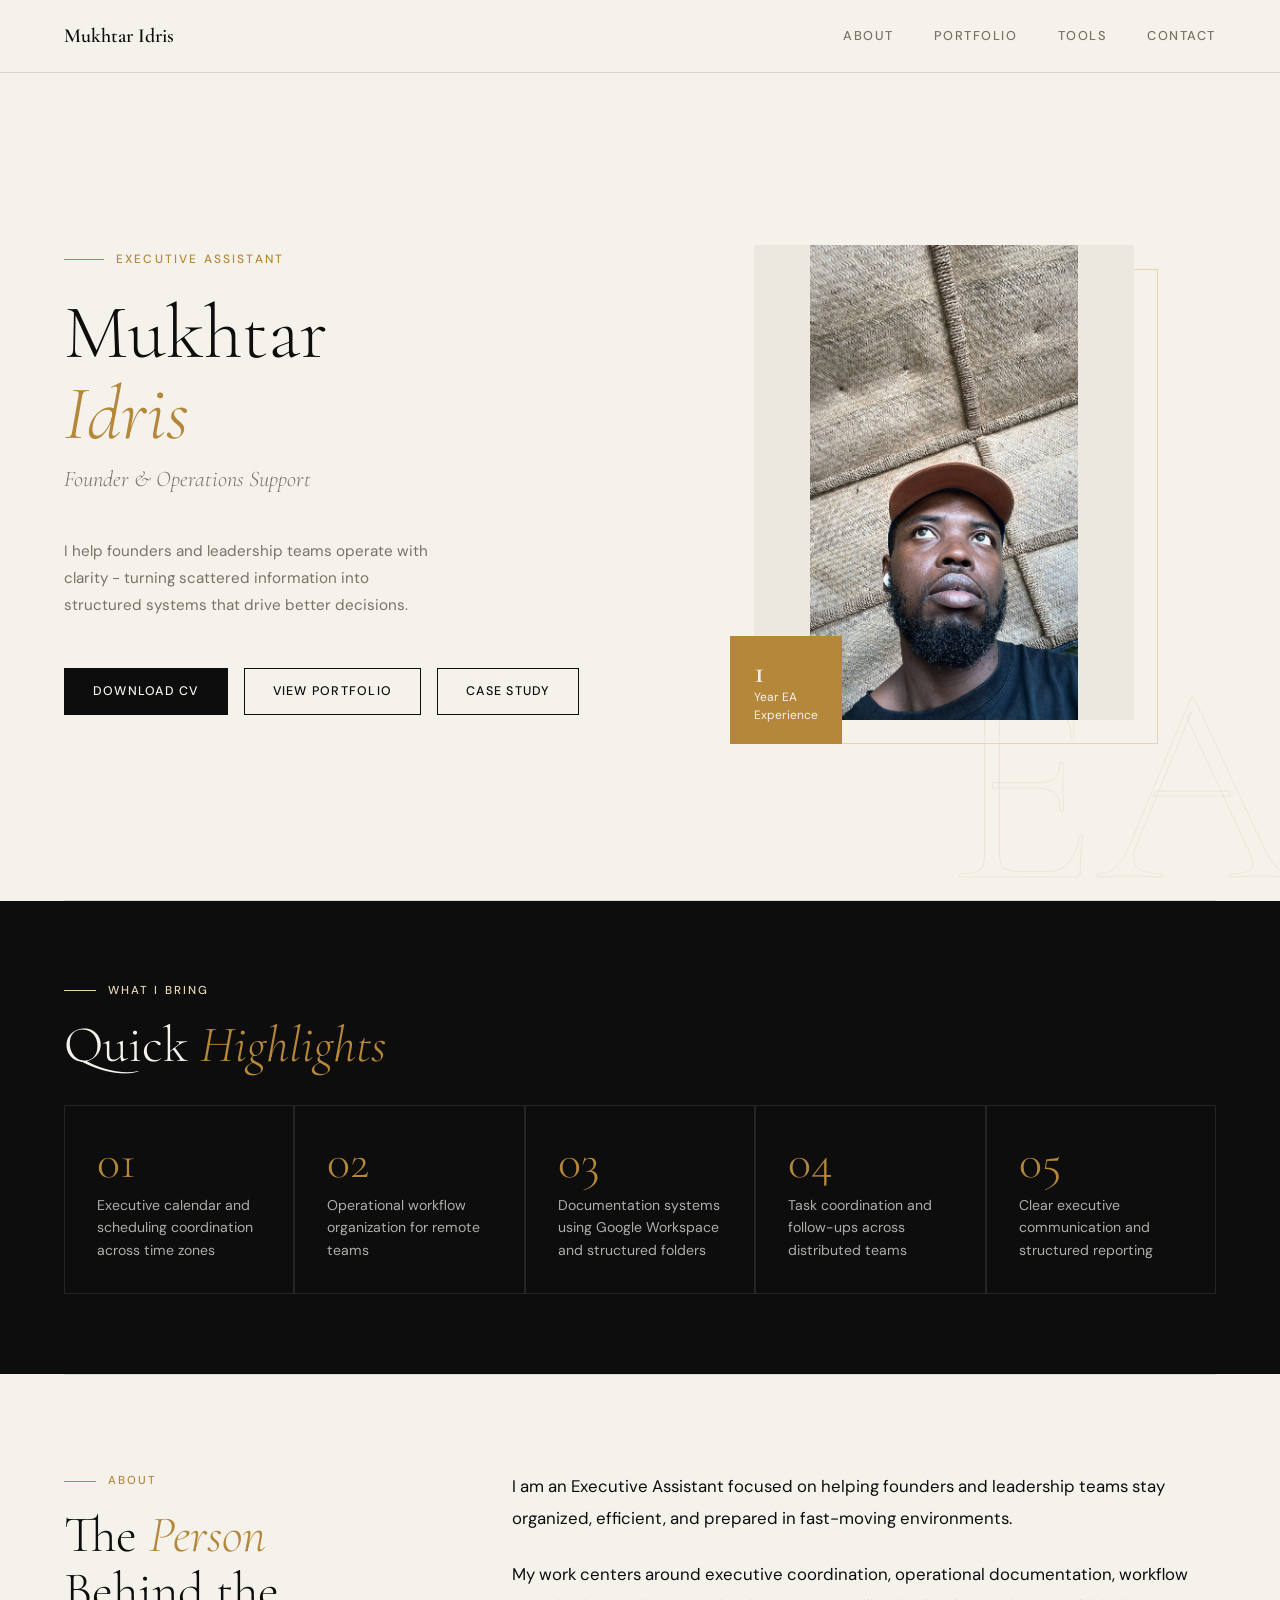
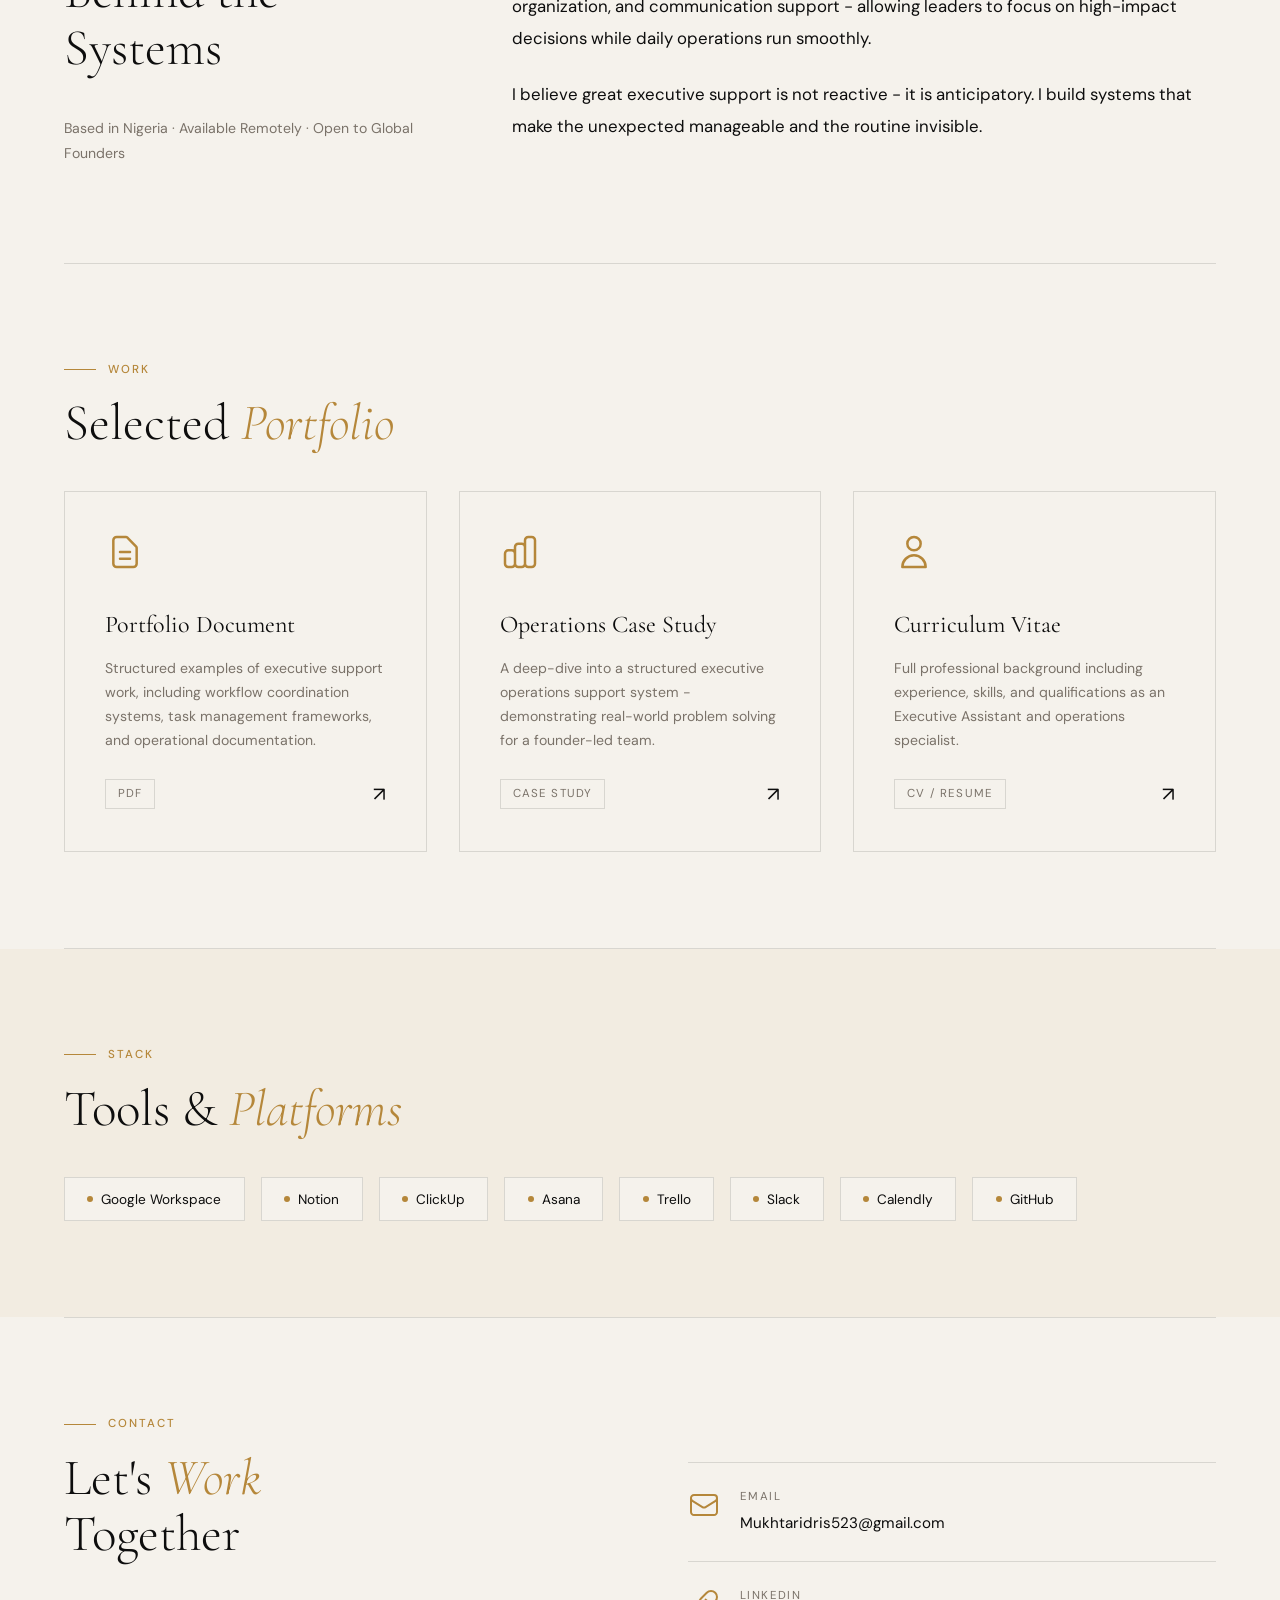
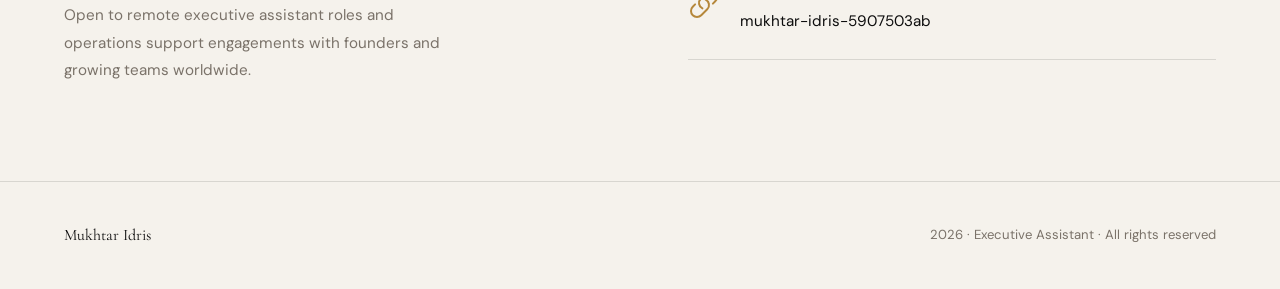
<file: index.html>
<!DOCTYPE html>
<html lang="en">
<head>
  <meta charset="UTF-8">
  <meta name="viewport" content="width=device-width, initial-scale=1.0">
  <meta name="description" content="Executive Assistant and Operations Support specialist helping founders manage scheduling, documentation, and workflow systems.">
  <meta name="keywords" content="Executive Assistant, Remote Executive Assistant, Operations Support, Founder Support, Administrative Support">
  <meta name="author" content="Mukhtar Idris">
  <meta property="og:title" content="Mukhtar Idris | Executive Assistant">
  <meta property="og:description" content="Executive Assistant specializing in founder support, workflow organization, and executive coordination.">
  <meta property="og:type" content="website">
  <meta property="og:url" content="https://mukhtaridris523-ea.github.io/">
  <meta name="google-site-verification" content="00k2jMj-yxh9ID2egwVnFfCBpZvAuinYpNt0Fm5e588" />
  <title>Mukhtar Idris | Executive Assistant</title>
  <link rel="preconnect" href="https://fonts.googleapis.com">
  <link rel="preconnect" href="https://fonts.gstatic.com" crossorigin>
  <link href="https://fonts.googleapis.com/css2?family=Cormorant+Garamond:ital,wght@0,300;0,400;0,600;1,300;1,400&family=DM+Sans:wght@300;400;500&display=swap" rel="stylesheet">
  <style>
    *, *::before, *::after { box-sizing: border-box; margin: 0; padding: 0; }
    :root {
      --ink: #0d0d0d; --paper: #f5f2ec; --accent: #b5873a;
      --accent-light: #e8d5b0; --muted: #7a7269;
      --line: rgba(13,13,13,0.12);
      --display: 'Cormorant Garamond', Georgia, serif;
      --body: 'DM Sans', sans-serif;
    }
    html { scroll-behavior: smooth; }
    body { background: var(--paper); color: var(--ink); font-family: var(--body); font-size: 16px; line-height: 1.7; overflow-x: hidden; }
    nav { position: fixed; top: 0; left: 0; right: 0; z-index: 100; display: flex; align-items: center; justify-content: space-between; padding: 1.2rem 4rem; background: rgba(245,242,236,0.92); backdrop-filter: blur(12px); border-bottom: 1px solid var(--line); }
    .nav-logo { font-family: var(--display); font-size: 1.25rem; font-weight: 600; color: var(--ink); text-decoration: none; }
    .nav-links { display: flex; gap: 2.5rem; }
    .nav-links a { font-size: 0.8rem; font-weight: 500; letter-spacing: 0.12em; text-transform: uppercase; color: var(--muted); text-decoration: none; transition: color 0.2s; position: relative; }
    .nav-links a::after { content: ''; position: absolute; bottom: -2px; left: 0; width: 0; height: 1px; background: var(--accent); transition: width 0.3s; }
    .nav-links a:hover { color: var(--ink); }
    .nav-links a:hover::after { width: 100%; }
    .nav-toggle { display: none; flex-direction: column; gap: 5px; cursor: pointer; background: none; border: none; padding: 4px; }
    .nav-toggle span { display: block; width: 24px; height: 1.5px; background: var(--ink); transition: all 0.3s; }
    .hero { min-height: 100vh; display: grid; grid-template-columns: 1fr 1fr; align-items: center; padding: 8rem 4rem 4rem; gap: 4rem; position: relative; }
    .hero::after { content: 'EA'; position: absolute; right: -0.05em; bottom: -0.1em; font-family: var(--display); font-size: clamp(12rem, 22vw, 22rem); font-weight: 300; color: transparent; -webkit-text-stroke: 1px rgba(181,135,58,0.12); pointer-events: none; line-height: 1; z-index: 0; }
    .hero-text { position: relative; z-index: 1; }
    .hero-eyebrow { font-size: 0.75rem; font-weight: 500; letter-spacing: 0.18em; text-transform: uppercase; color: var(--accent); margin-bottom: 1.5rem; display: flex; align-items: center; gap: 0.75rem; }
    .hero-eyebrow::before { content: ''; display: block; width: 2.5rem; height: 1px; background: var(--accent); }
    .hero h1 { font-family: var(--display); font-size: clamp(3rem, 6vw, 5.5rem); font-weight: 300; line-height: 1.05; margin-bottom: 0.3rem; }
    .hero h1 em { font-style: italic; color: var(--accent); }
    .hero-sub { font-family: var(--display); font-size: clamp(1.1rem, 2vw, 1.4rem); font-weight: 300; color: var(--muted); font-style: italic; margin-bottom: 2.5rem; }
    .hero-desc { font-size: 0.95rem; color: var(--muted); max-width: 38ch; margin-bottom: 3rem; line-height: 1.8; }
    .hero-actions { display: flex; gap: 1rem; flex-wrap: wrap; }
    .btn { display: inline-flex; align-items: center; gap: 0.5rem; padding: 0.75rem 1.75rem; font-family: var(--body); font-size: 0.78rem; font-weight: 500; letter-spacing: 0.1em; text-transform: uppercase; text-decoration: none; border: 1px solid; transition: all 0.25s; }
    .btn-primary { background: var(--ink); color: var(--paper); border-color: var(--ink); }
    .btn-primary:hover { background: var(--accent); border-color: var(--accent); }
    .btn-outline { color: var(--ink); border-color: var(--ink); }
    .btn-outline:hover { background: var(--ink); color: var(--paper); }
    .hero-image-wrap { position: relative; z-index: 1; display: flex; justify-content: center; }
    .hero-image-frame { position: relative; width: min(380px, 90%); }
    .hero-image-frame::before { content: ''; position: absolute; top: 1.5rem; right: -1.5rem; width: 100%; height: 100%; border: 1px solid var(--accent-light); z-index: 0; }
    .hero-image-frame img { position: relative; z-index: 1; width: 100%; aspect-ratio: 4/5; object-fit: contain; object-position: center; display: block; filter: grayscale(15%); background: #ede8df; }
    .hero-badge { position: absolute; bottom: -1.5rem; left: -1.5rem; z-index: 2; background: var(--accent); color: var(--paper); padding: 1.25rem 1.5rem; font-size: 0.75rem; line-height: 1.5; }
    .hero-badge strong { display: block; font-family: var(--display); font-size: 2rem; font-weight: 600; line-height: 1; }
    .section-divider { height: 1px; background: var(--line); margin: 0 4rem; }
    section { padding: 6rem 4rem; }
    .section-label { font-size: 0.72rem; font-weight: 500; letter-spacing: 0.18em; text-transform: uppercase; color: var(--accent); margin-bottom: 1rem; display: flex; align-items: center; gap: 0.75rem; }
    .section-label::before { content: ''; display: block; width: 2rem; height: 1px; background: var(--accent); }
    .section-title { font-family: var(--display); font-size: clamp(2rem, 4vw, 3.2rem); font-weight: 300; line-height: 1.1; margin-bottom: 2.5rem; }
    .section-title em { font-style: italic; color: var(--accent); }
    .highlights-section { background: var(--ink); color: var(--paper); padding: 5rem 4rem; }
    .highlights-section .section-label { color: var(--accent-light); }
    .highlights-section .section-label::before { background: var(--accent-light); }
    .highlights-grid { display: grid; grid-template-columns: repeat(auto-fit, minmax(220px, 1fr)); gap: 0; margin-top: 1rem; }
    .highlight-item { padding: 2rem; border: 1px solid rgba(245,242,236,0.1); transition: background 0.25s; }
    .highlight-item:hover { background: rgba(181,135,58,0.1); }
    .highlight-num { font-family: var(--display); font-size: 3rem; font-weight: 300; color: var(--accent); line-height: 1; margin-bottom: 0.5rem; }
    .highlight-text { font-size: 0.88rem; color: rgba(245,242,236,0.7); line-height: 1.6; }
    .about-grid { display: grid; grid-template-columns: 1fr 2fr; gap: 6rem; align-items: start; }
    .about-aside { position: sticky; top: 7rem; }
    .about-aside p { font-size: 0.88rem; color: var(--muted); line-height: 1.8; }
    .about-body p { font-size: 1.05rem; line-height: 1.9; margin-bottom: 1.5rem; }
    .about-body p:last-child { margin-bottom: 0; }
    .portfolio-cards { display: grid; grid-template-columns: repeat(auto-fit, minmax(280px, 1fr)); gap: 2rem; margin-top: 1rem; }
    .portfolio-card { border: 1px solid var(--line); padding: 2.5rem; transition: all 0.3s; position: relative; overflow: hidden; text-decoration: none; color: inherit; display: block; background: var(--paper); }
    .portfolio-card::before { content: ''; position: absolute; inset: 0; background: var(--ink); transform: scaleY(0); transform-origin: bottom; transition: transform 0.35s cubic-bezier(0.4,0,0.2,1); z-index: 0; }
    .portfolio-card:hover::before { transform: scaleY(1); }
    .portfolio-card:hover .card-title, .portfolio-card:hover .card-desc { color: var(--paper); }
    .portfolio-card:hover .card-tag { color: var(--paper); border-color: rgba(245,242,236,0.3); }
    .portfolio-card:hover .card-arrow { color: var(--accent); }
    .card-inner { position: relative; z-index: 1; }
    .card-icon { width: 2.5rem; height: 2.5rem; margin-bottom: 1.5rem; color: var(--accent); transition: color 0.3s; }
    .portfolio-card:hover .card-icon { color: var(--accent-light); }
    .card-title { font-family: var(--display); font-size: 1.5rem; font-weight: 400; margin-bottom: 0.75rem; transition: color 0.3s; }
    .card-desc { font-size: 0.88rem; color: var(--muted); line-height: 1.7; margin-bottom: 1.5rem; transition: color 0.3s; }
    .card-footer { display: flex; align-items: center; justify-content: space-between; }
    .card-tag { font-size: 0.72rem; letter-spacing: 0.1em; text-transform: uppercase; color: var(--muted); border: 1px solid var(--line); padding: 0.25rem 0.75rem; transition: color 0.3s, border-color 0.3s; }
    .card-arrow { font-size: 1.25rem; color: var(--ink); transition: color 0.3s, transform 0.3s; }
    .portfolio-card:hover .card-arrow { transform: translate(4px, -4px); }
    .tools-section { background: rgba(181,135,58,0.06); }
    .tools-grid { display: flex; flex-wrap: wrap; gap: 1rem; }
    .tool-pill { padding: 0.6rem 1.4rem; border: 1px solid var(--line); font-size: 0.85rem; background: var(--paper); transition: all 0.2s; display: flex; align-items: center; gap: 0.5rem; }
    .tool-pill:hover { background: var(--ink); color: var(--paper); border-color: var(--ink); }
    .tool-dot { width: 6px; height: 6px; border-radius: 50%; background: var(--accent); flex-shrink: 0; }
    .contact-section { display: grid; grid-template-columns: 1fr 1fr; gap: 6rem; align-items: start; }
    .contact-left p { font-size: 0.95rem; color: var(--muted); line-height: 1.8; max-width: 38ch; }
    .contact-items { margin-top: 3rem; }
    .contact-item { display: flex; align-items: flex-start; gap: 1.25rem; padding: 1.5rem 0; border-bottom: 1px solid var(--line); text-decoration: none; color: inherit; transition: padding-left 0.2s; }
    .contact-item:first-child { border-top: 1px solid var(--line); }
    .contact-item:hover { padding-left: 0.5rem; }
    .contact-item-icon { width: 2rem; height: 2rem; color: var(--accent); flex-shrink: 0; margin-top: 2px; }
    .contact-item-label { font-size: 0.72rem; letter-spacing: 0.12em; text-transform: uppercase; color: var(--muted); margin-bottom: 0.25rem; }
    .contact-item-value { font-size: 0.95rem; }
    footer { padding: 2.5rem 4rem; border-top: 1px solid var(--line); display: flex; align-items: center; justify-content: space-between; }
    footer p { font-size: 0.82rem; color: var(--muted); }
    .footer-name { font-family: var(--display); font-size: 1rem; }
    .reveal { opacity: 0; transform: translateY(28px); transition: opacity 0.7s ease, transform 0.7s ease; }
    .reveal.visible { opacity: 1; transform: none; }
    .reveal-delay-1 { transition-delay: 0.1s; }
    .reveal-delay-2 { transition-delay: 0.2s; }
    .reveal-delay-3 { transition-delay: 0.3s; }
    .reveal-delay-4 { transition-delay: 0.4s; }
    @media (max-width: 900px) {
      nav { padding: 1rem 1.5rem; }
      .nav-links { display: none; flex-direction: column; gap: 1.5rem; }
      .nav-links.open { display: flex; position: fixed; top: 0; left: 0; right: 0; bottom: 0; background: var(--paper); align-items: center; justify-content: center; font-size: 1.2rem; z-index: 99; }
      .nav-toggle { display: flex; z-index: 101; }
      .nav-toggle.open span:nth-child(1) { transform: rotate(45deg) translate(5px, 5px); }
      .nav-toggle.open span:nth-child(2) { opacity: 0; }
      .nav-toggle.open span:nth-child(3) { transform: rotate(-45deg) translate(5px, -5px); }
      .hero { grid-template-columns: 1fr; padding: 7rem 1.5rem 4rem; gap: 3rem; text-align: center; min-height: auto; }
      .hero::after { display: none; }
      .hero-eyebrow { justify-content: center; }
      .hero-desc { margin-left: auto; margin-right: auto; }
      .hero-actions { justify-content: center; }
      .hero-image-frame::before { display: none; }
      .hero-badge { left: 0; }
      section { padding: 4rem 1.5rem; }
      .highlights-section { padding: 4rem 1.5rem; }
      .section-divider { margin: 0 1.5rem; }
      .about-grid { grid-template-columns: 1fr; gap: 2rem; }
      .about-aside { position: static; }
      .contact-section { grid-template-columns: 1fr; gap: 3rem; }
      footer { flex-direction: column; gap: 0.5rem; text-align: center; padding: 2rem 1.5rem; }
    }
    @media (max-width: 480px) {
      .highlights-grid { grid-template-columns: 1fr 1fr; }
      .portfolio-cards { grid-template-columns: 1fr; }
      .hero-image-frame { width: 80%; }
    }
  </style>
</head>
<body>

  <nav>
    <a class="nav-logo" href="#">Mukhtar Idris</a>
    <div class="nav-links" id="navLinks">
      <a href="#about">About</a>
      <a href="#portfolio">Portfolio</a>
      <a href="#tools">Tools</a>
      <a href="#contact">Contact</a>
    </div>
    <button class="nav-toggle" id="navToggle" aria-label="Menu">
      <span></span><span></span><span></span>
    </button>
  </nav>

  <div class="hero">
    <div class="hero-text">
      <div class="hero-eyebrow reveal">Executive Assistant</div>
      <h1 class="reveal reveal-delay-1">Mukhtar<br><em>Idris</em></h1>
      <p class="hero-sub reveal reveal-delay-2">Founder &amp; Operations Support</p>
      <p class="hero-desc reveal reveal-delay-3">I help founders and leadership teams operate with clarity - turning scattered information into structured systems that drive better decisions.</p>
      <div class="hero-actions reveal reveal-delay-4">
        <a href="Mukhtar_Idris_Executive_Assistant_CV.pdf" class="btn btn-primary">Download CV</a>
        <a href="Mukhtar_Idris_Executive_Assistant_Portfolio.pdf" class="btn btn-outline">View Portfolio</a>
        <a href="case-study.html" class="btn btn-outline">Case Study</a>
      </div>
    </div>
    <div class="hero-image-wrap reveal reveal-delay-2">
      <div class="hero-image-frame">
        <img src="profile.jpg" alt="Mukhtar Idris - Executive Assistant">
        <div class="hero-badge"><strong>1</strong> Year EA<br>Experience</div>
      </div>
    </div>
  </div>

  <div class="section-divider"></div>

  <div class="highlights-section">
    <div class="section-label">What I Bring</div>
    <h2 class="section-title" style="color:var(--paper); margin-bottom:2rem;">Quick <em>Highlights</em></h2>
    <div class="highlights-grid">
      <div class="highlight-item reveal"><div class="highlight-num">01</div><p class="highlight-text">Executive calendar and scheduling coordination across time zones</p></div>
      <div class="highlight-item reveal reveal-delay-1"><div class="highlight-num">02</div><p class="highlight-text">Operational workflow organization for remote teams</p></div>
      <div class="highlight-item reveal reveal-delay-2"><div class="highlight-num">03</div><p class="highlight-text">Documentation systems using Google Workspace and structured folders</p></div>
      <div class="highlight-item reveal reveal-delay-3"><div class="highlight-num">04</div><p class="highlight-text">Task coordination and follow-ups across distributed teams</p></div>
      <div class="highlight-item reveal reveal-delay-4"><div class="highlight-num">05</div><p class="highlight-text">Clear executive communication and structured reporting</p></div>
    </div>
  </div>

  <div class="section-divider"></div>

  <section id="about">
    <div class="about-grid">
      <div class="about-aside reveal">
        <div class="section-label">About</div>
        <h2 class="section-title">The <em>Person</em><br>Behind the Systems</h2>
        <p>Based in Nigeria &middot; Available Remotely &middot; Open to Global Founders</p>
      </div>
      <div class="about-body">
        <p class="reveal">I am an Executive Assistant focused on helping founders and leadership teams stay organized, efficient, and prepared in fast-moving environments.</p>
        <p class="reveal reveal-delay-1">My work centers around executive coordination, operational documentation, workflow organization, and communication support - allowing leaders to focus on high-impact decisions while daily operations run smoothly.</p>
        <p class="reveal reveal-delay-2">I believe great executive support is not reactive - it is anticipatory. I build systems that make the unexpected manageable and the routine invisible.</p>
      </div>
    </div>
  </section>

  <div class="section-divider"></div>

  <section id="portfolio">
    <div class="section-label reveal">Work</div>
    <h2 class="section-title reveal reveal-delay-1">Selected <em>Portfolio</em></h2>
    <div class="portfolio-cards">
      <a href="Mukhtar_Idris_Executive_Assistant_Portfolio.pdf" class="portfolio-card reveal">
        <div class="card-inner">
          <svg class="card-icon" fill="none" viewBox="0 0 24 24" stroke="currentColor" stroke-width="1.5"><path stroke-linecap="round" stroke-linejoin="round" d="M9 12h6m-6 4h6m2 5H7a2 2 0 01-2-2V5a2 2 0 012-2h5.586a1 1 0 01.707.293l5.414 5.414a1 1 0 01.293.707V19a2 2 0 01-2 2z"/></svg>
          <h3 class="card-title">Portfolio Document</h3>
          <p class="card-desc">Structured examples of executive support work, including workflow coordination systems, task management frameworks, and operational documentation.</p>
          <div class="card-footer"><span class="card-tag">PDF</span><span class="card-arrow">&#8599;</span></div>
        </div>
      </a>
      <a href="case-study.html" class="portfolio-card reveal reveal-delay-1">
        <div class="card-inner">
          <svg class="card-icon" fill="none" viewBox="0 0 24 24" stroke="currentColor" stroke-width="1.5"><path stroke-linecap="round" stroke-linejoin="round" d="M9 19v-6a2 2 0 00-2-2H5a2 2 0 00-2 2v6a2 2 0 002 2h2a2 2 0 002-2zm0 0V9a2 2 0 012-2h2a2 2 0 012 2v10m-6 0a2 2 0 002 2h2a2 2 0 002-2m0 0V5a2 2 0 012-2h2a2 2 0 012 2v14a2 2 0 01-2 2h-2a2 2 0 01-2-2z"/></svg>
          <h3 class="card-title">Operations Case Study</h3>
          <p class="card-desc">A deep-dive into a structured executive operations support system - demonstrating real-world problem solving for a founder-led team.</p>
          <div class="card-footer"><span class="card-tag">Case Study</span><span class="card-arrow">&#8599;</span></div>
        </div>
      </a>
      <a href="Mukhtar_Idris_Executive_Assistant_CV.pdf" class="portfolio-card reveal reveal-delay-2">
        <div class="card-inner">
          <svg class="card-icon" fill="none" viewBox="0 0 24 24" stroke="currentColor" stroke-width="1.5"><path stroke-linecap="round" stroke-linejoin="round" d="M16 7a4 4 0 11-8 0 4 4 0 018 0zM12 14a7 7 0 00-7 7h14a7 7 0 00-7-7z"/></svg>
          <h3 class="card-title">Curriculum Vitae</h3>
          <p class="card-desc">Full professional background including experience, skills, and qualifications as an Executive Assistant and operations specialist.</p>
          <div class="card-footer"><span class="card-tag">CV / Resume</span><span class="card-arrow">&#8599;</span></div>
        </div>
      </a>
    </div>
  </section>

  <div class="section-divider"></div>

  <section id="tools" class="tools-section">
    <div class="section-label reveal">Stack</div>
    <h2 class="section-title reveal reveal-delay-1">Tools &amp; <em>Platforms</em></h2>
    <div class="tools-grid">
      <div class="tool-pill reveal"><span class="tool-dot"></span>Google Workspace</div>
      <div class="tool-pill reveal reveal-delay-1"><span class="tool-dot"></span>Notion</div>
      <div class="tool-pill reveal reveal-delay-2"><span class="tool-dot"></span>ClickUp</div>
      <div class="tool-pill reveal reveal-delay-1"><span class="tool-dot"></span>Asana</div>
      <div class="tool-pill reveal reveal-delay-2"><span class="tool-dot"></span>Trello</div>
      <div class="tool-pill reveal reveal-delay-3"><span class="tool-dot"></span>Slack</div>
      <div class="tool-pill reveal reveal-delay-1"><span class="tool-dot"></span>Calendly</div>
      <div class="tool-pill reveal reveal-delay-2"><span class="tool-dot"></span>GitHub</div>
    </div>
  </section>

  <div class="section-divider"></div>

  <section id="contact">
    <div class="contact-section">
      <div class="contact-left">
        <div class="section-label reveal">Contact</div>
        <h2 class="section-title reveal reveal-delay-1">Let's <em>Work</em><br>Together</h2>
        <p class="reveal reveal-delay-2">Open to remote executive assistant roles and operations support engagements with founders and growing teams worldwide.</p>
      </div>
      <div class="contact-items reveal reveal-delay-1">
        <a href="mailto:Mukhtaridris523@gmail.com" class="contact-item">
          <svg class="contact-item-icon" fill="none" viewBox="0 0 24 24" stroke="currentColor" stroke-width="1.5"><path stroke-linecap="round" stroke-linejoin="round" d="M21.75 6.75v10.5a2.25 2.25 0 01-2.25 2.25h-15a2.25 2.25 0 01-2.25-2.25V6.75m19.5 0A2.25 2.25 0 0019.5 4.5h-15a2.25 2.25 0 00-2.25 2.25m19.5 0v.243a2.25 2.25 0 01-1.07 1.916l-7.5 4.615a2.25 2.25 0 01-2.36 0L3.32 8.91a2.25 2.25 0 01-1.07-1.916V6.75"/></svg>
          <div>
            <div class="contact-item-label">Email</div>
            <div class="contact-item-value">Mukhtaridris523@gmail.com</div>
          </div>
        </a>
        <a href="https://www.linkedin.com/in/mukhtar-idris-5907503ab" target="_blank" rel="noopener" class="contact-item">
          <svg class="contact-item-icon" fill="none" viewBox="0 0 24 24" stroke="currentColor" stroke-width="1.5"><path stroke-linecap="round" stroke-linejoin="round" d="M13.19 8.688a4.5 4.5 0 011.242 7.244l-4.5 4.5a4.5 4.5 0 01-6.364-6.364l1.757-1.757m13.35-.622l1.757-1.757a4.5 4.5 0 00-6.364-6.364l-4.5 4.5a4.5 4.5 0 001.242 7.244"/></svg>
          <div>
            <div class="contact-item-label">LinkedIn</div>
            <div class="contact-item-value">mukhtar-idris-5907503ab</div>
          </div>
        </a>
      </div>
    </div>
  </section>

  <footer>
    <span class="footer-name">Mukhtar Idris</span>
    <p>2026 &middot; Executive Assistant &middot; All rights reserved</p>
  </footer>

  <script>
    var t = document.getElementById('navToggle');
    var l = document.getElementById('navLinks');
    if (t && l) {
      t.addEventListener('click', function() { t.classList.toggle('open'); l.classList.toggle('open'); });
      var items = l.querySelectorAll('a');
      for (var i = 0; i < items.length; i++) {
        items[i].addEventListener('click', function() { t.classList.remove('open'); l.classList.remove('open'); });
      }
    }
    var els = document.querySelectorAll('.reveal');
    if (window.IntersectionObserver) {
      var obs = new IntersectionObserver(function(entries) {
        for (var i = 0; i < entries.length; i++) {
          if (entries[i].isIntersecting) {
            entries[i].target.classList.add('visible');
            obs.unobserve(entries[i].target);
          }
        }
      }, { threshold: 0.12 });
      for (var j = 0; j < els.length; j++) { obs.observe(els[j]); }
    } else {
      for (var k = 0; k < els.length; k++) { els[k].classList.add('visible'); }
    }
  </script>
</body>
</html>
</file>
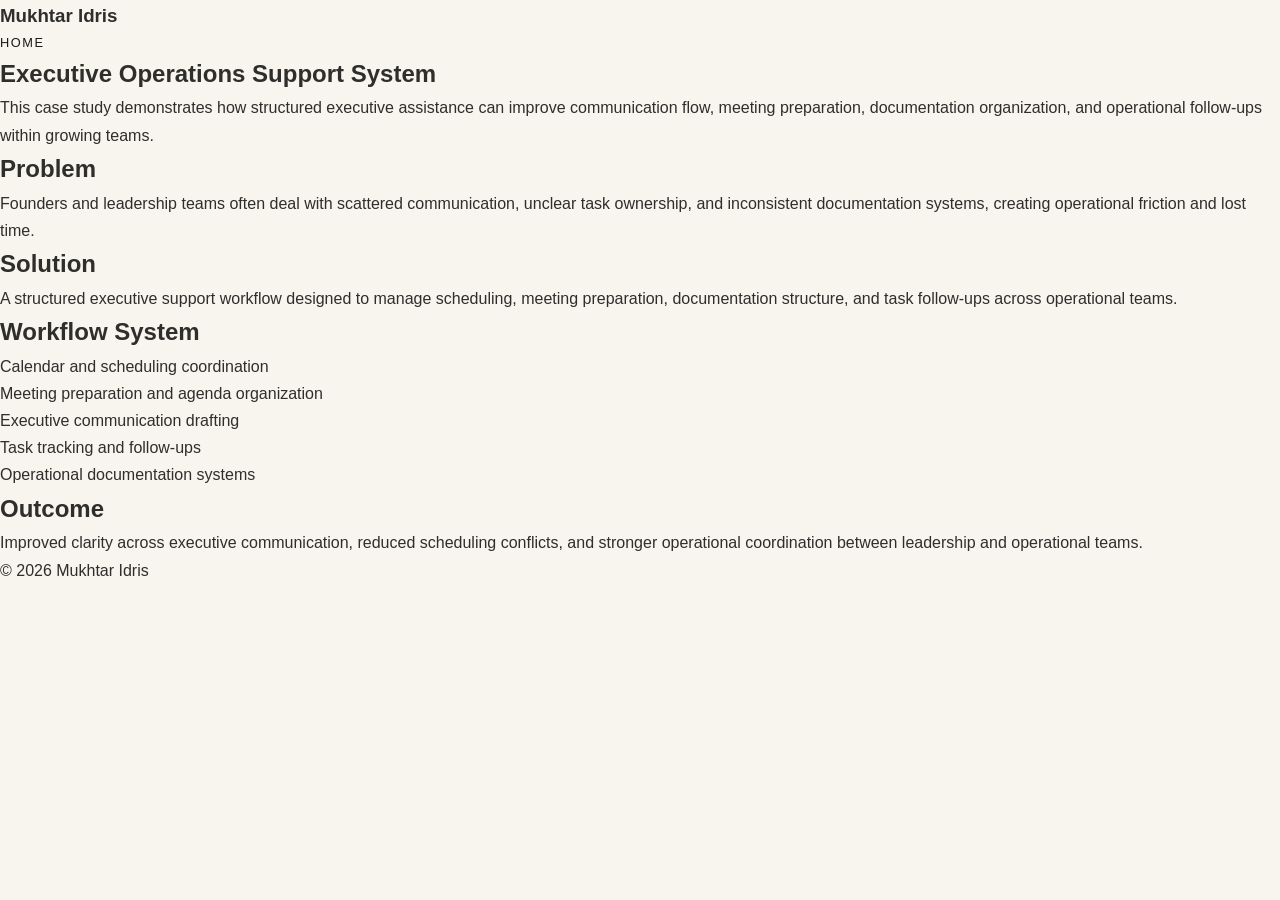
<file: case-study.html>
<!DOCTYPE html>
<html lang="en">
<head>
<meta charset="UTF-8">
<title>Executive Operations Case Study | Mukhtar Idris</title>
<link rel="stylesheet" href="style.css">
</head>

<body>

<nav>
<h3>Mukhtar Idris</h3>
<div class="nav-links">
<a href="index.html">Home</a>
</div>
</nav>

<section>

<h1>Executive Operations Support System</h1>

<p>
This case study demonstrates how structured executive assistance can
improve communication flow, meeting preparation, documentation
organization, and operational follow-ups within growing teams.
</p>

<h2>Problem</h2>

<p>
Founders and leadership teams often deal with scattered communication,
unclear task ownership, and inconsistent documentation systems,
creating operational friction and lost time.
</p>

<h2>Solution</h2>

<p>
A structured executive support workflow designed to manage scheduling,
meeting preparation, documentation structure, and task follow-ups
across operational teams.
</p>

<h2>Workflow System</h2>

<ul>
<li>Calendar and scheduling coordination</li>
<li>Meeting preparation and agenda organization</li>
<li>Executive communication drafting</li>
<li>Task tracking and follow-ups</li>
<li>Operational documentation systems</li>
</ul>

<h2>Outcome</h2>

<p>
Improved clarity across executive communication, reduced scheduling
conflicts, and stronger operational coordination between leadership
and operational teams.
</p>

</section>

<footer>
<p>© 2026 Mukhtar Idris</p>
</footer>

</body>
</html>
</file>
<file: style.css>
/* ============================================
   MUKHTAR IDRIS — PORTFOLIO STYLESHEET
   Aesthetic: Refined Editorial / Luxury Minimal
   Palette: Warm Ivory + Deep Charcoal + Gold
   Fonts: Cormorant Garamond + DM Sans
   ============================================ */

/* === RESET & BASE === */
*, *::before, *::after {
  box-sizing: border-box;
  margin: 0;
  padding: 0;
}

:root {
  --ivory:       #F8F4EE;
  --ivory-dark:  #EDE8DF;
  --charcoal:    #1A1A18;
  --charcoal-mid:#2E2E2B;
  --gold:        #B89C5A;
  --gold-light:  #D4B97A;
  --text:        #2E2E2B;
  --text-muted:  #7A7A72;
  --white:       #FFFFFF;

  --font-display: 'Cormorant Garamond', Georgia, serif;
  --font-body:    'DM Sans', sans-serif;

  --nav-h: 72px;
  --max-w: 1160px;
  --radius: 4px;
  --transition: 0.4s cubic-bezier(0.25, 0.46, 0.45, 0.94);
}

html {
  scroll-behavior: smooth;
  font-size: 16px;
}

body {
  font-family: var(--font-body);
  background-color: var(--ivory);
  color: var(--text);
  line-height: 1.7;
  overflow-x: hidden;
  -webkit-font-smoothing: antialiased;
}

img {
  max-width: 100%;
  display: block;
}

a {
  color: inherit;
  text-decoration: none;
}

/* === UTILITY === */
.container {
  max-width: var(--max-w);
  margin: 0 auto;
  padding: 0 2rem;
}

.section-label {
  display: inline-block;
  font-family: var(--font-body);
  font-size: 0.7rem;
  font-weight: 500;
  letter-spacing: 0.2em;
  text-transform: uppercase;
  color: var(--gold);
  margin-bottom: 1rem;
}

.section-header {
  margin-bottom: 4rem;
}

.section-header h2 {
  font-family: var(--font-display);
  font-size: clamp(2.2rem, 4vw, 3.2rem);
  font-weight: 300;
  color: var(--charcoal);
  line-height: 1.15;
}

h2 em, h1 em {
  font-style: italic;
  color: var(--gold);
}

/* === SCROLL REVEAL === */
.reveal {
  opacity: 0;
  transform: translateY(28px);
  transition: opacity 0.7s ease, transform 0.7s ease;
}

.reveal.visible {
  opacity: 1;
  transform: translateY(0);
}

/* === NAVBAR === */
#navbar {
  position: fixed;
  top: 0;
  left: 0;
  right: 0;
  z-index: 1000;
  height: var(--nav-h);
  background: transparent;
  transition: background var(--transition), box-shadow var(--transition);
}

#navbar.scrolled {
  background: rgba(248, 244, 238, 0.96);
  backdrop-filter: blur(12px);
  box-shadow: 0 1px 0 rgba(0,0,0,0.08);
}

.nav-inner {
  max-width: var(--max-w);
  margin: 0 auto;
  padding: 0 2rem;
  height: 100%;
  display: flex;
  align-items: center;
  justify-content: space-between;
}

.nav-logo {
  font-family: var(--font-display);
  font-size: 1.4rem;
  font-weight: 600;
  letter-spacing: 0.08em;
  color: var(--charcoal);
  border: 1.5px solid var(--gold);
  width: 44px;
  height: 44px;
  display: flex;
  align-items: center;
  justify-content: center;
  transition: background var(--transition), color var(--transition);
}

.nav-logo:hover {
  background: var(--gold);
  color: var(--white);
}

.nav-links {
  display: flex;
  align-items: center;
  gap: 2.5rem;
}

.nav-links a {
  font-family: var(--font-body);
  font-size: 0.8rem;
  font-weight: 400;
  letter-spacing: 0.12em;
  text-transform: uppercase;
  color: var(--charcoal);
  position: relative;
  transition: color var(--transition);
}

.nav-links a::after {
  content: '';
  position: absolute;
  bottom: -3px;
  left: 0;
  width: 0;
  height: 1px;
  background: var(--gold);
  transition: width var(--transition);
}

.nav-links a:hover { color: var(--gold); }
.nav-links a:hover::after { width: 100%; }

/* Mobile nav toggle */
.nav-toggle {
  display: none;
  flex-direction: column;
  gap: 5px;
  background: none;
  border: none;
  cursor: pointer;
  padding: 6px;
}

.nav-toggle span {
  display: block;
  width: 24px;
  height: 1.5px;
  background: var(--charcoal);
  transition: var(--transition);
}

.nav-toggle.open span:nth-child(1) { transform: translateY(6.5px) rotate(45deg); }
.nav-toggle.open span:nth-child(2) { opacity: 0; }
.nav-toggle.open span:nth-child(3) { transform: translateY(-6.5px) rotate(-45deg); }

/* === HERO === */
.hero {
  min-height: 100vh;
  display: flex;
  align-items: center;
  position: relative;
  padding: var(--nav-h) 2rem 4rem;
  background: var(--ivory);
  overflow: hidden;
}

.hero::before {
  content: '';
  position: absolute;
  inset: 0;
  background:
    radial-gradient(ellipse 60% 60% at 80% 20%, rgba(184,156,90,0.08) 0%, transparent 70%),
    radial-gradient(ellipse 40% 50% at 10% 80%, rgba(184,156,90,0.05) 0%, transparent 60%);
  pointer-events: none;
}

/* Decorative line */
.hero::after {
  content: '';
  position: absolute;
  top: var(--nav-h);
  right: 8%;
  width: 1px;
  height: 30vh;
  background: linear-gradient(to bottom, transparent, var(--gold), transparent);
  opacity: 0.4;
}

.hero-bg-text {
  position: absolute;
  right: -2%;
  bottom: 5%;
  font-family: var(--font-display);
  font-size: clamp(12rem, 22vw, 22rem);
  font-weight: 300;
  color: transparent;
  -webkit-text-stroke: 1px rgba(184,156,90,0.1);
  line-height: 1;
  pointer-events: none;
  user-select: none;
}

.hero-content {
  max-width: var(--max-w);
  margin: 0 auto;
  width: 100%;
  position: relative;
  z-index: 1;
}

.hero-eyebrow {
  font-family: var(--font-body);
  font-size: 0.72rem;
  font-weight: 500;
  letter-spacing: 0.22em;
  text-transform: uppercase;
  color: var(--gold);
  margin-bottom: 1.5rem;
  transition-delay: 0.1s;
}

.hero-name {
  font-family: var(--font-display);
  font-size: clamp(4rem, 10vw, 9rem);
  font-weight: 300;
  line-height: 0.95;
  color: var(--charcoal);
  margin-bottom: 2rem;
  transition-delay: 0.2s;
}

.hero-name em {
  font-style: italic;
  color: var(--gold);
}

.hero-sub {
  font-size: 1.05rem;
  color: var(--text-muted);
  line-height: 1.65;
  max-width: 480px;
  margin-bottom: 3rem;
  transition-delay: 0.3s;
}

.hero-buttons {
  display: flex;
  flex-wrap: wrap;
  gap: 1rem;
  transition-delay: 0.4s;
}

/* Scroll hint */
.hero-scroll-hint {
  position: absolute;
  bottom: 2.5rem;
  left: 2rem;
  display: flex;
  flex-direction: column;
  align-items: center;
  gap: 0.6rem;
  z-index: 1;
}

.hero-scroll-hint span {
  font-size: 0.65rem;
  letter-spacing: 0.18em;
  text-transform: uppercase;
  color: var(--text-muted);
  writing-mode: vertical-rl;
}

.scroll-line {
  width: 1px;
  height: 60px;
  background: linear-gradient(to bottom, var(--gold), transparent);
  animation: scrollPulse 2s ease-in-out infinite;
}

@keyframes scrollPulse {
  0%, 100% { opacity: 0.3; transform: scaleY(0.6); transform-origin: top; }
  50% { opacity: 1; transform: scaleY(1); }
}

/* === BUTTONS === */
.btn {
  display: inline-flex;
  align-items: center;
  gap: 0.4rem;
  font-family: var(--font-body);
  font-size: 0.8rem;
  font-weight: 500;
  letter-spacing: 0.12em;
  text-transform: uppercase;
  padding: 0.85rem 2rem;
  border-radius: var(--radius);
  transition: all var(--transition);
  cursor: pointer;
  white-space: nowrap;
}

.btn-primary {
  background: var(--charcoal);
  color: var(--white);
  border: 1.5px solid var(--charcoal);
}

.btn-primary:hover {
  background: var(--gold);
  border-color: var(--gold);
  color: var(--white);
  transform: translateY(-2px);
  box-shadow: 0 8px 24px rgba(184,156,90,0.25);
}

.btn-outline {
  background: transparent;
  color: var(--charcoal);
  border: 1.5px solid var(--charcoal);
}

.btn-outline:hover {
  background: var(--charcoal);
  color: var(--white);
  transform: translateY(-2px);
}

.btn-ghost {
  background: transparent;
  color: var(--gold);
  border: 1.5px solid transparent;
  padding-left: 0;
  padding-right: 0;
}

.btn-ghost:hover {
  color: var(--charcoal);
  letter-spacing: 0.18em;
}

/* === PROFILE SECTION === */
.profile-section {
  padding: 8rem 0;
  background: var(--white);
}

.profile-grid {
  display: grid;
  grid-template-columns: 1fr 1.4fr;
  gap: 6rem;
  align-items: center;
}

.profile-image-wrap {
  position: relative;
  transition-delay: 0.1s;
}

.profile-image-frame {
  position: relative;
  aspect-ratio: 3/4;
  overflow: hidden;
}

.profile-image-frame::before {
  content: '';
  position: absolute;
  inset: -12px;
  border: 1px solid var(--gold);
  opacity: 0.4;
  z-index: 0;
  top: 12px;
  left: -12px;
}

.profile-image-frame img {
  width: 100%;
  height: 100%;
  object-fit: cover;
  object-position: top center;
  position: relative;
  z-index: 1;
  filter: grayscale(10%);
  transition: filter var(--transition);
}

.profile-image-frame:hover img { filter: grayscale(0%); }

.profile-badge {
  position: absolute;
  bottom: -1.2rem;
  right: -1.2rem;
  background: var(--gold);
  color: var(--white);
  font-size: 0.7rem;
  font-weight: 500;
  letter-spacing: 0.15em;
  text-transform: uppercase;
  padding: 0.6rem 1.2rem;
  z-index: 2;
}

.profile-text h2 {
  font-family: var(--font-display);
  font-size: clamp(2rem, 3.5vw, 3rem);
  font-weight: 300;
  line-height: 1.2;
  color: var(--charcoal);
  margin-bottom: 1.5rem;
}

.profile-text p {
  color: var(--text-muted);
  margin-bottom: 1.2rem;
  font-size: 0.98rem;
}

.profile-stats {
  display: flex;
  gap: 2.5rem;
  margin-top: 2.5rem;
  padding-top: 2.5rem;
  border-top: 1px solid var(--ivory-dark);
}

.stat {
  display: flex;
  flex-direction: column;
  gap: 0.2rem;
}

.stat-num {
  font-family: var(--font-display);
  font-size: 2rem;
  font-weight: 300;
  color: var(--gold);
  line-height: 1;
}

.stat-label {
  font-size: 0.72rem;
  letter-spacing: 0.1em;
  text-transform: uppercase;
  color: var(--text-muted);
}

/* === HIGHLIGHTS === */
.highlights-section {
  padding: 8rem 0;
  background: var(--ivory);
}

.highlights-grid {
  display: grid;
  grid-template-columns: repeat(auto-fit, minmax(260px, 1fr));
  gap: 1.5px;
  background: var(--ivory-dark);
  border: 1.5px solid var(--ivory-dark);
}

.highlight-card {
  background: var(--ivory);
  padding: 2.8rem 2.2rem;
  transition: background var(--transition), transform var(--transition);
  transition-delay: calc(var(--i, 0) * 0.08s);
}

.highlight-card:hover {
  background: var(--white);
}

.card-num {
  font-family: var(--font-display);
  font-size: 3.5rem;
  font-weight: 300;
  color: var(--gold);
  opacity: 0.35;
  line-height: 1;
  margin-bottom: 1.2rem;
}

.highlight-card h3 {
  font-family: var(--font-display);
  font-size: 1.35rem;
  font-weight: 400;
  color: var(--charcoal);
  margin-bottom: 0.8rem;
  line-height: 1.2;
}

.highlight-card p {
  font-size: 0.9rem;
  color: var(--text-muted);
  line-height: 1.65;
}

/* === PORTFOLIO === */
.portfolio-section {
  padding: 8rem 0;
  background: var(--charcoal);
}

.portfolio-inner {
  display: grid;
  grid-template-columns: 1fr 1.1fr;
  gap: 6rem;
  align-items: center;
}

.portfolio-text .section-label { color: var(--gold-light); }

.portfolio-text h2 {
  font-family: var(--font-display);
  font-size: clamp(2.2rem, 4vw, 3.2rem);
  font-weight: 300;
  color: var(--white);
  line-height: 1.15;
  margin-bottom: 1.5rem;
}

.portfolio-text p {
  color: rgba(255,255,255,0.6);
  font-size: 0.95rem;
  margin-bottom: 2.5rem;
  line-height: 1.75;
}

.portfolio-actions { display: flex; flex-wrap: wrap; gap: 1rem; }

.portfolio-section .btn-primary {
  background: var(--gold);
  border-color: var(--gold);
  color: var(--white);
}

.portfolio-section .btn-primary:hover {
  background: var(--gold-light);
  border-color: var(--gold-light);
}

.portfolio-section .btn-outline {
  border-color: rgba(255,255,255,0.3);
  color: var(--white);
}

.portfolio-section .btn-outline:hover {
  background: rgba(255,255,255,0.08);
  border-color: rgba(255,255,255,0.6);
}

.feature-card {
  background: rgba(255,255,255,0.04);
  border: 1px solid rgba(255,255,255,0.1);
  padding: 2.8rem;
  border-radius: 2px;
  position: relative;
  overflow: hidden;
  transition: border-color var(--transition);
}

.feature-card::before {
  content: '';
  position: absolute;
  top: 0;
  left: 0;
  width: 3px;
  height: 100%;
  background: var(--gold);
}

.feature-card:hover { border-color: rgba(184,156,90,0.3); }

.feature-tag {
  font-size: 0.65rem;
  letter-spacing: 0.2em;
  text-transform: uppercase;
  color: var(--gold);
  margin-bottom: 1rem;
}

.feature-card h3 {
  font-family: var(--font-display);
  font-size: 1.5rem;
  font-weight: 400;
  color: var(--white);
  margin-bottom: 1rem;
  line-height: 1.25;
}

.feature-card p {
  color: rgba(255,255,255,0.55);
  font-size: 0.88rem;
  margin-bottom: 1.5rem;
}

.feature-card ul {
  list-style: none;
  display: flex;
  flex-direction: column;
  gap: 0.5rem;
  margin-bottom: 2rem;
}

.feature-card ul li {
  font-size: 0.85rem;
  color: rgba(255,255,255,0.5);
  padding-left: 1rem;
  position: relative;
}

.feature-card ul li::before {
  content: '—';
  position: absolute;
  left: 0;
  color: var(--gold);
  opacity: 0.6;
}

.feature-link {
  font-size: 0.8rem;
  letter-spacing: 0.1em;
  color: var(--gold-light);
  transition: letter-spacing var(--transition);
}

.feature-link:hover { letter-spacing: 0.16em; }

/* === TOOLS === */
.tools-section {
  padding: 8rem 0;
  background: var(--white);
}

.tools-grid {
  display: flex;
  flex-wrap: wrap;
  gap: 0.85rem;
  transition-delay: 0.15s;
}

.tool-pill {
  font-family: var(--font-body);
  font-size: 0.82rem;
  font-weight: 400;
  letter-spacing: 0.08em;
  color: var(--charcoal);
  border: 1.5px solid var(--charcoal);
  padding: 0.65rem 1.5rem;
  border-radius: 100px;
  transition: all var(--transition);
  cursor: default;
}

.tool-pill:hover {
  background: var(--charcoal);
  color: var(--white);
  transform: translateY(-3px);
  box-shadow: 0 6px 18px rgba(26,26,24,0.15);
}

/* === CONTACT === */
.contact-section {
  padding: 8rem 0;
  background: var(--ivory);
  position: relative;
  overflow: hidden;
}

.contact-section::before {
  content: '';
  position: absolute;
  bottom: 0;
  right: 0;
  width: 40vw;
  height: 40vw;
  border: 1px solid rgba(184,156,90,0.1);
  border-radius: 50%;
  transform: translate(30%, 30%);
}

.contact-inner {
  max-width: 640px;
  position: relative;
  z-index: 1;
}

.contact-inner h2 {
  font-family: var(--font-display);
  font-size: clamp(2.5rem, 5vw, 4.5rem);
  font-weight: 300;
  color: var(--charcoal);
  line-height: 1.05;
  margin-bottom: 1.2rem;
}

.contact-inner p {
  color: var(--text-muted);
  font-size: 1rem;
  margin-bottom: 2.5rem;
}

.contact-links {
  display: flex;
  flex-direction: column;
  gap: 1rem;
}

.contact-item {
  display: flex;
  align-items: center;
  gap: 1rem;
  font-size: 0.95rem;
  color: var(--charcoal);
  transition: color var(--transition);
  padding-bottom: 1rem;
  border-bottom: 1px solid var(--ivory-dark);
}

.contact-item:hover { color: var(--gold); }

.contact-icon {
  width: 40px;
  height: 40px;
  border: 1.5px solid currentColor;
  display: flex;
  align-items: center;
  justify-content: center;
  font-size: 0.85rem;
  font-weight: 500;
  flex-shrink: 0;
  transition: all var(--transition);
}

.contact-item:hover .contact-icon {
  background: var(--gold);
  border-color: var(--gold);
  color: var(--white);
}

/* === FOOTER === */
.site-footer {
  background: var(--charcoal);
  padding: 2.5rem 0;
}

.footer-inner {
  display: flex;
  align-items: center;
  justify-content: space-between;
  flex-wrap: wrap;
  gap: 1rem;
}

.site-footer .nav-logo {
  color: var(--white);
  border-color: rgba(255,255,255,0.2);
  font-size: 1rem;
  width: 36px;
  height: 36px;
}

.site-footer p {
  font-size: 0.78rem;
  color: rgba(255,255,255,0.35);
  letter-spacing: 0.06em;
}

.footer-links {
  display: flex;
  gap: 2rem;
}

.footer-links a {
  font-size: 0.75rem;
  letter-spacing: 0.1em;
  text-transform: uppercase;
  color: rgba(255,255,255,0.35);
  transition: color var(--transition);
}

.footer-links a:hover { color: var(--gold); }

/* === RESPONSIVE === */
@media (max-width: 900px) {
  .profile-grid { grid-template-columns: 1fr; gap: 3rem; }
  .profile-image-wrap { max-width: 340px; margin: 0 auto; }
  .portfolio-inner { grid-template-columns: 1fr; gap: 3.5rem; }
  .highlights-grid { grid-template-columns: 1fr 1fr; }
}

@media (max-width: 700px) {
  :root { --nav-h: 64px; }

  .nav-links {
    position: fixed;
    top: var(--nav-h);
    left: 0;
    right: 0;
    background: rgba(248,244,238,0.98);
    backdrop-filter: blur(12px);
    flex-direction: column;
    align-items: flex-start;
    padding: 2rem;
    gap: 1.5rem;
    transform: translateY(-100%);
    opacity: 0;
    transition: var(--transition);
    pointer-events: none;
    border-bottom: 1px solid var(--ivory-dark);
  }

  .nav-links.open {
    transform: translateY(0);
    opacity: 1;
    pointer-events: all;
  }

  .nav-links a { font-size: 1rem; }
  .nav-toggle { display: flex; }

  .hero { padding-top: calc(var(--nav-h) + 3rem); padding-bottom: 6rem; }
  .hero-name { font-size: clamp(3.5rem, 14vw, 6rem); }
  .hero-bg-text { font-size: 40vw; right: -5%; bottom: 2%; }
  .hero-scroll-hint { display: none; }

  .highlights-grid { grid-template-columns: 1fr; }

  .profile-stats { flex-wrap: wrap; gap: 1.5rem; }

  .footer-inner { flex-direction: column; align-items: flex-start; gap: 1.2rem; }
  .footer-links { gap: 1.2rem; }

  .portfolio-section { padding: 5rem 0; }
  .portfolio-inner { gap: 3rem; }

  .contact-section { padding: 6rem 0; }
}

@media (max-width: 480px) {
  .container { padding: 0 1.25rem; }
  .hero-buttons { flex-direction: column; align-items: flex-start; }
  .btn { width: fit-content; }
  .profile-section,
  .highlights-section,
  .tools-section { padding: 5rem 0; }
}
</file>
